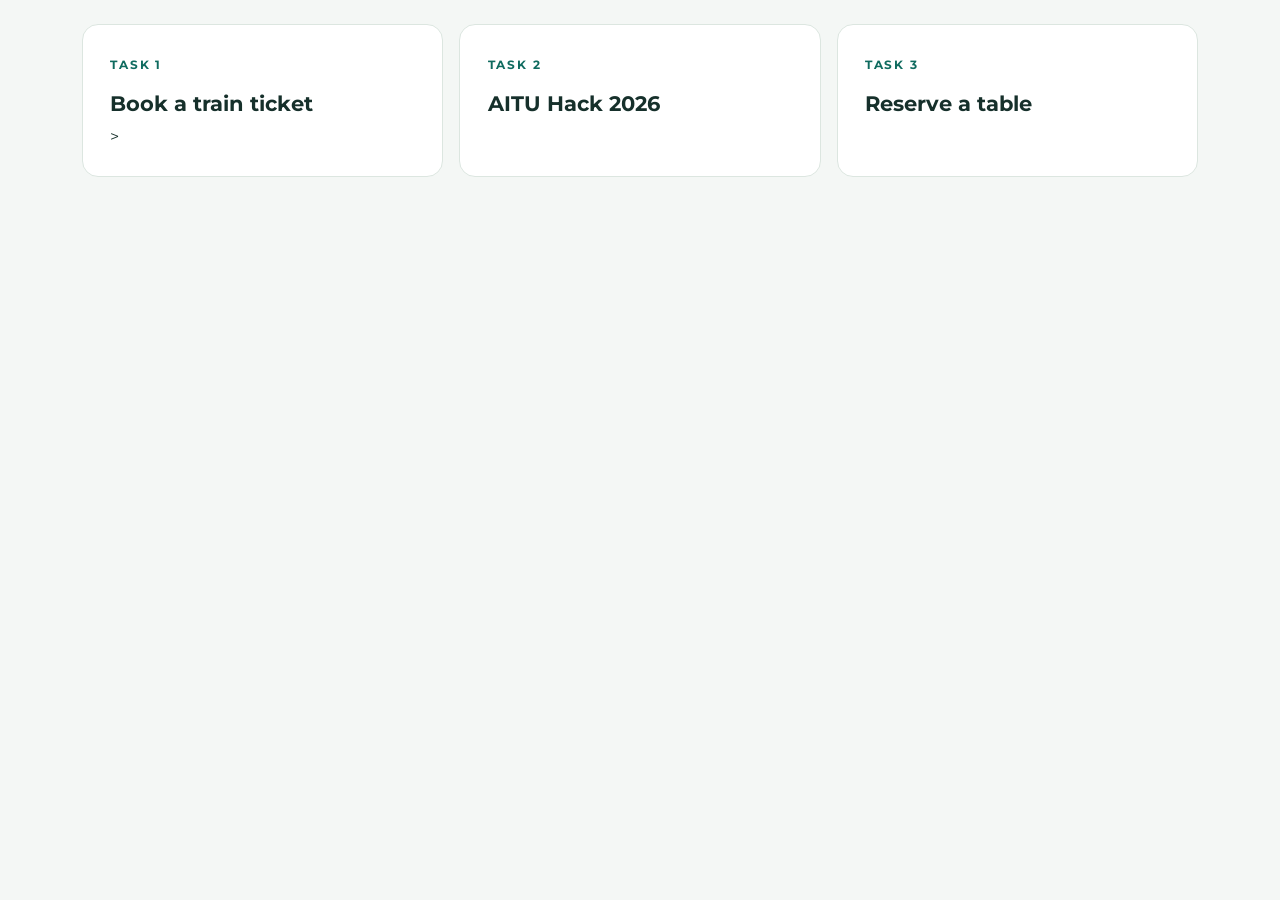
<file: index.html>
<!doctype html>
<html lang="en">
<head>
  <meta charset="utf-8"><meta name="viewport" content="width=device-width, initial-scale=1">
  <title>Assignment 4 | Alimzhan Almukhambetov</title>
  <link rel="icon" href="data:,"><link rel="stylesheet" href="assets/vendor/bootstrap.min.css"><link rel="stylesheet" href="assets/styles.css">
</head>
<body>
  <main class="container py-4">
    
    <div class="row g-3">
      <div class="col-12 col-md-4"><a class="task-card" href="task1.html"><span class="eyebrow">Task 1</span><h2>Book a train ticket</h2>></a></div>
      <div class="col-12 col-md-4"><a class="task-card" href="task2.html"><span class="eyebrow">Task 2</span><h2>AITU Hack 2026</h2></a></div>
      <div class="col-12 col-md-4"><a class="task-card" href="task3.html"><span class="eyebrow">Task 3</span><h2>Reserve a table</h2></a></div>
    </div>
  </main>
</body>
</html>
</file>
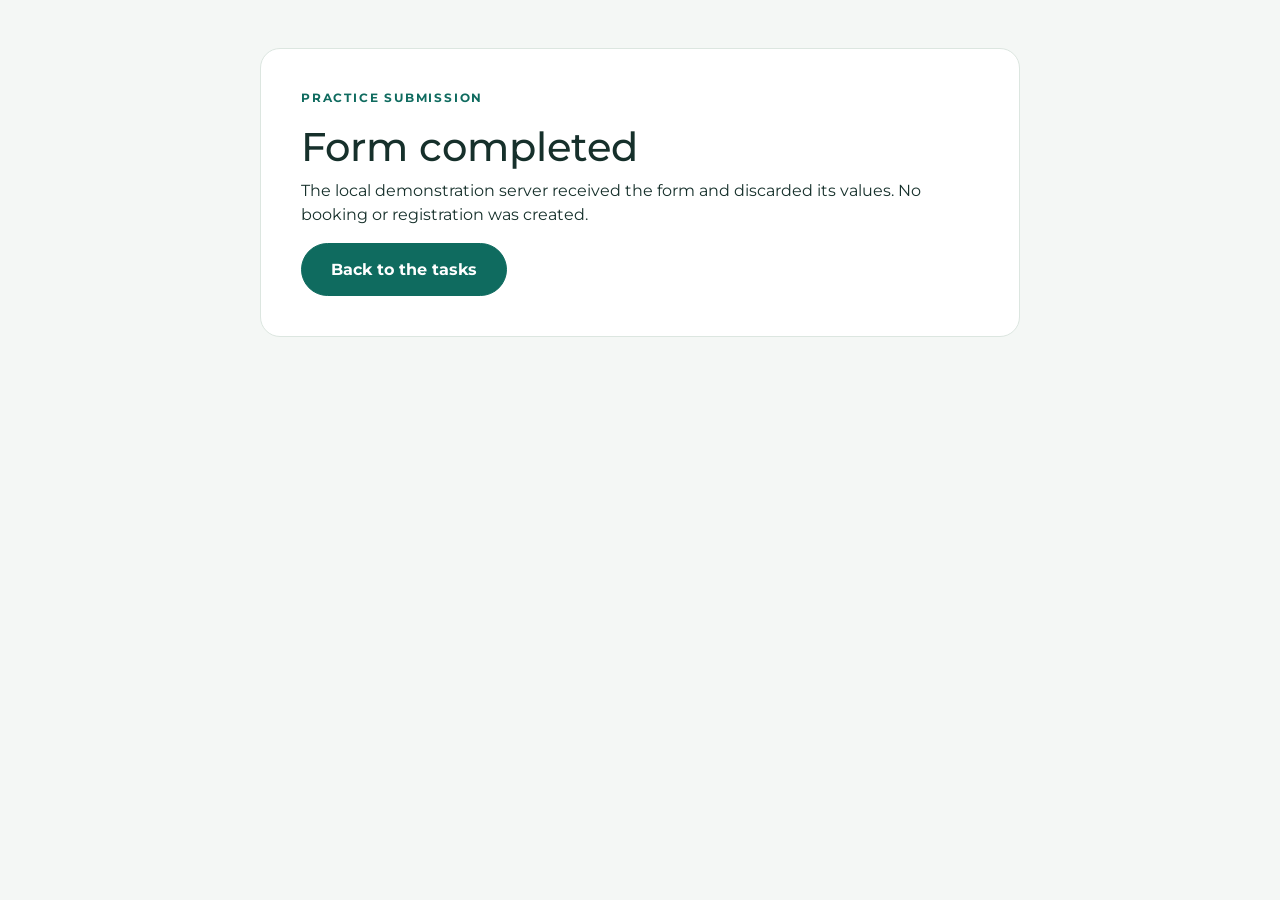
<file: complete.html>
<!doctype html>
<html lang="en">
<head>
  <meta charset="utf-8"><meta name="viewport" content="width=device-width, initial-scale=1">
  <title>Form completed | Assignment 4</title>
  <link rel="icon" href="data:,"><link rel="stylesheet" href="assets/vendor/bootstrap.min.css"><link rel="stylesheet" href="assets/styles.css">
</head>
<body><main class="container py-5"><div class="row justify-content-center"><div class="col-12 col-lg-8 form-panel">
  <p class="eyebrow">Practice submission</p><h1>Form completed</h1>
  <p>The local demonstration server received the form and discarded its values. No booking or registration was created.</p>
  <a class="btn btn-primary" href="index.html">Back to the tasks</a>
</div></div></main></body>
</html>
</file>
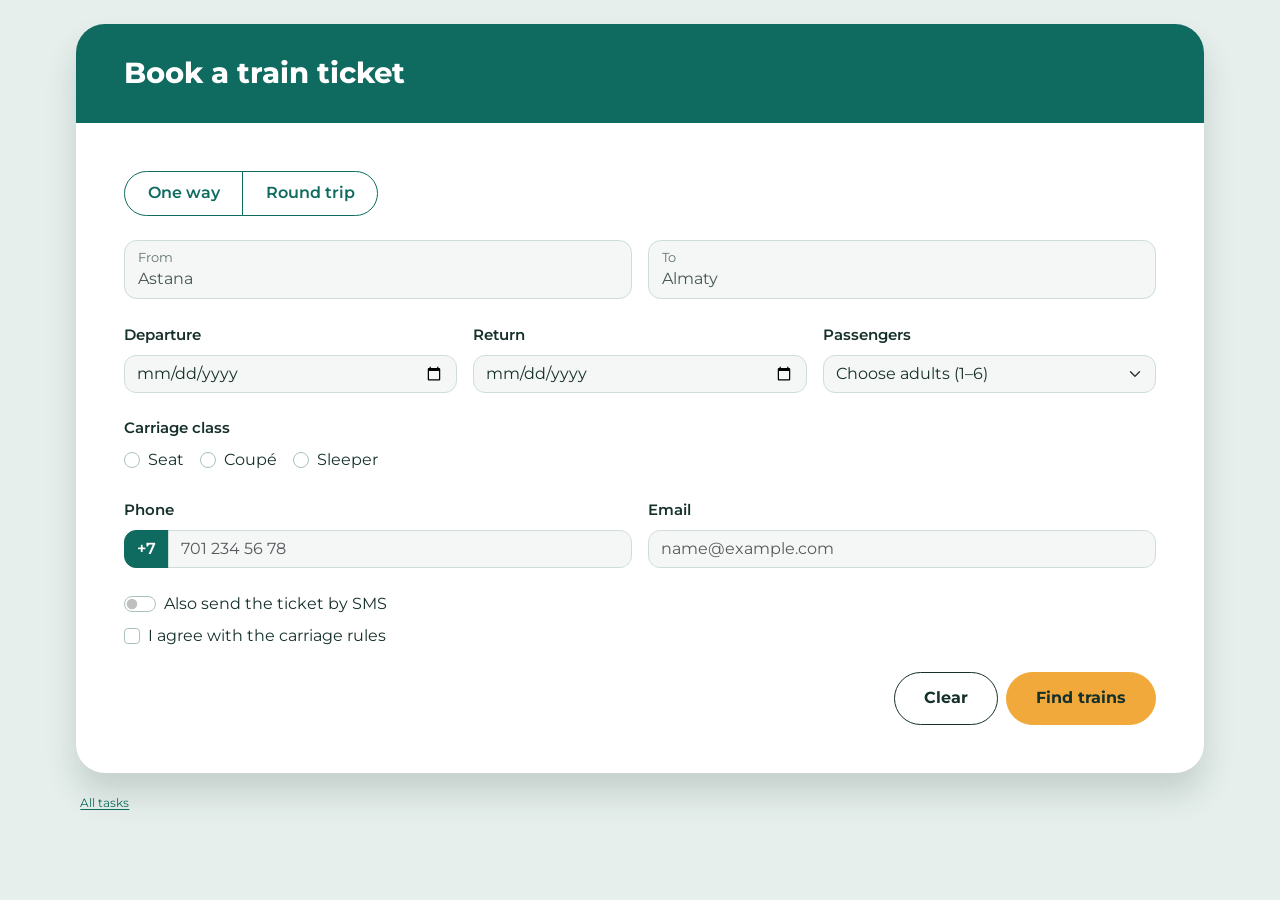
<file: task1.html>
<!doctype html>
<html lang="en">
<head>
  <meta charset="utf-8">
  <meta name="viewport" content="width=device-width, initial-scale=1">
  <title>Book a train ticket | Assignment 4</title>
  <link rel="icon" href="data:,">
  <link rel="stylesheet" href="assets/vendor/bootstrap.min.css">
  <link rel="stylesheet" href="assets/styles.css">
</head>
<body class="train-page">
  <main class="container-fluid py-3 py-md-4 px-3 px-md-4">
    <div class="row justify-content-center">
      <div class="col-12 col-xl-11">
        <section class="booking-card" aria-labelledby="booking-title">
          <header class="booking-heading"><h1 id="booking-title">Book a train ticket</h1></header>
          <form action="complete.html" method="post" class="booking-body">
            <fieldset class="trip-options mb-4">
              <legend class="visually-hidden">Journey type</legend>
              <div class="btn-group" role="group" aria-label="Journey type">
                <input class="btn-check" type="radio" name="journey" id="one-way" value="one-way">
                <label class="btn btn-trip" for="one-way">One way</label>
                <input class="btn-check" type="radio" name="journey" id="round-trip" value="round-trip">
                <label class="btn btn-trip" for="round-trip">Round trip</label>
              </div>
            </fieldset>
            <div class="row g-3 mb-4">
              <div class="col-12 col-md-6">
                <div class="route-field">
                  <label for="from">From<span class="visually-hidden"> (required)</span></label>
                  <input class="form-control" id="from" name="from" placeholder="Astana" required autocomplete="off">
                </div>
              </div>
              <div class="col-12 col-md-6">
                <div class="route-field">
                  <label for="to">To<span class="visually-hidden"> (required)</span></label>
                  <input class="form-control" id="to" name="to" placeholder="Almaty" required autocomplete="off">
                </div>
              </div>
            </div>
            <div class="row g-3 mb-4">
              <div class="col-12 col-md-4">
                <label for="departure" class="form-label">Departure<span class="visually-hidden"> (required)</span></label>
                <input type="date" class="form-control" id="departure" name="departure" required>
              </div>
              <div class="col-12 col-md-4">
                <label for="return" class="form-label">Return</label>
                <input type="date" class="form-control" id="return" name="return">
              </div>
              <div class="col-12 col-md-4">
                <label for="passengers" class="form-label">Passengers</label>
                <select class="form-select" id="passengers" name="passengers" required>
                  <option value="">Choose adults (1–6)</option>
                  <option value="1">1 adult</option><option value="2">2 adults</option>
                  <option value="3">3 adults</option><option value="4">4 adults</option>
                  <option value="5">5 adults</option><option value="6">6 adults</option>
                </select>
              </div>
            </div>
            <fieldset class="mb-4">
              <legend class="form-label">Carriage class<span class="visually-hidden"> (required)</span></legend>
              <div class="d-flex flex-wrap gap-3">
                <div class="form-check"><input type="radio" class="form-check-input" id="seat" name="carriage" value="seat" required><label class="form-check-label" for="seat">Seat</label></div>
                <div class="form-check"><input type="radio" class="form-check-input" id="coupe" name="carriage" value="coupe" required><label class="form-check-label" for="coupe">Coupé</label></div>
                <div class="form-check"><input type="radio" class="form-check-input" id="sleeper" name="carriage" value="sleeper" required><label class="form-check-label" for="sleeper">Sleeper</label></div>
              </div>
            </fieldset>
            <div class="row g-3 mb-4">
              <div class="col-12 col-md-6">
                <label for="phone" class="form-label">Phone<span class="visually-hidden"> (required)</span></label>
                <div class="input-group">
                  <span class="input-group-text" id="phone-prefix">+7</span>
                  <input type="tel" class="form-control" id="phone" name="phone" placeholder="701 234 56 78" autocomplete="off" aria-describedby="phone-prefix" required>
                </div>
              </div>
              <div class="col-12 col-md-6">
                <label for="email" class="form-label">Email<span class="visually-hidden"> (required)</span></label>
                <input type="email" class="form-control" id="email" name="email" placeholder="name@example.com" autocomplete="email" required>
              </div>
            </div>
            <div class="form-check form-switch mb-2">
              <input class="form-check-input" type="checkbox" role="switch" id="sms" name="sms" value="yes">
              <label class="form-check-label" for="sms">Also send the ticket by SMS</label>
            </div>
            <div class="form-check mb-4">
              <input class="form-check-input" type="checkbox" id="agreement" name="agreement" value="accepted" required>
              <label class="form-check-label" for="agreement">I agree with the carriage rules<span class="visually-hidden"> (required)</span></label>
            </div>
            <!-- DOM order stays Clear, Find trains. Only the visual mobile order changes. -->
            <div class="booking-actions d-flex flex-column-reverse flex-sm-row justify-content-end gap-2">
              <button class="btn btn-clear" type="reset">Clear</button>
              <button class="btn btn-find" type="submit">Find trains</button>
            </div>
          </form>
        </section>
        <nav class="page-links" aria-label="Assignment pages"><a href="index.html">All tasks</a></nav>
      </div>
    </div>
  </main>
</body>
</html>
</file>
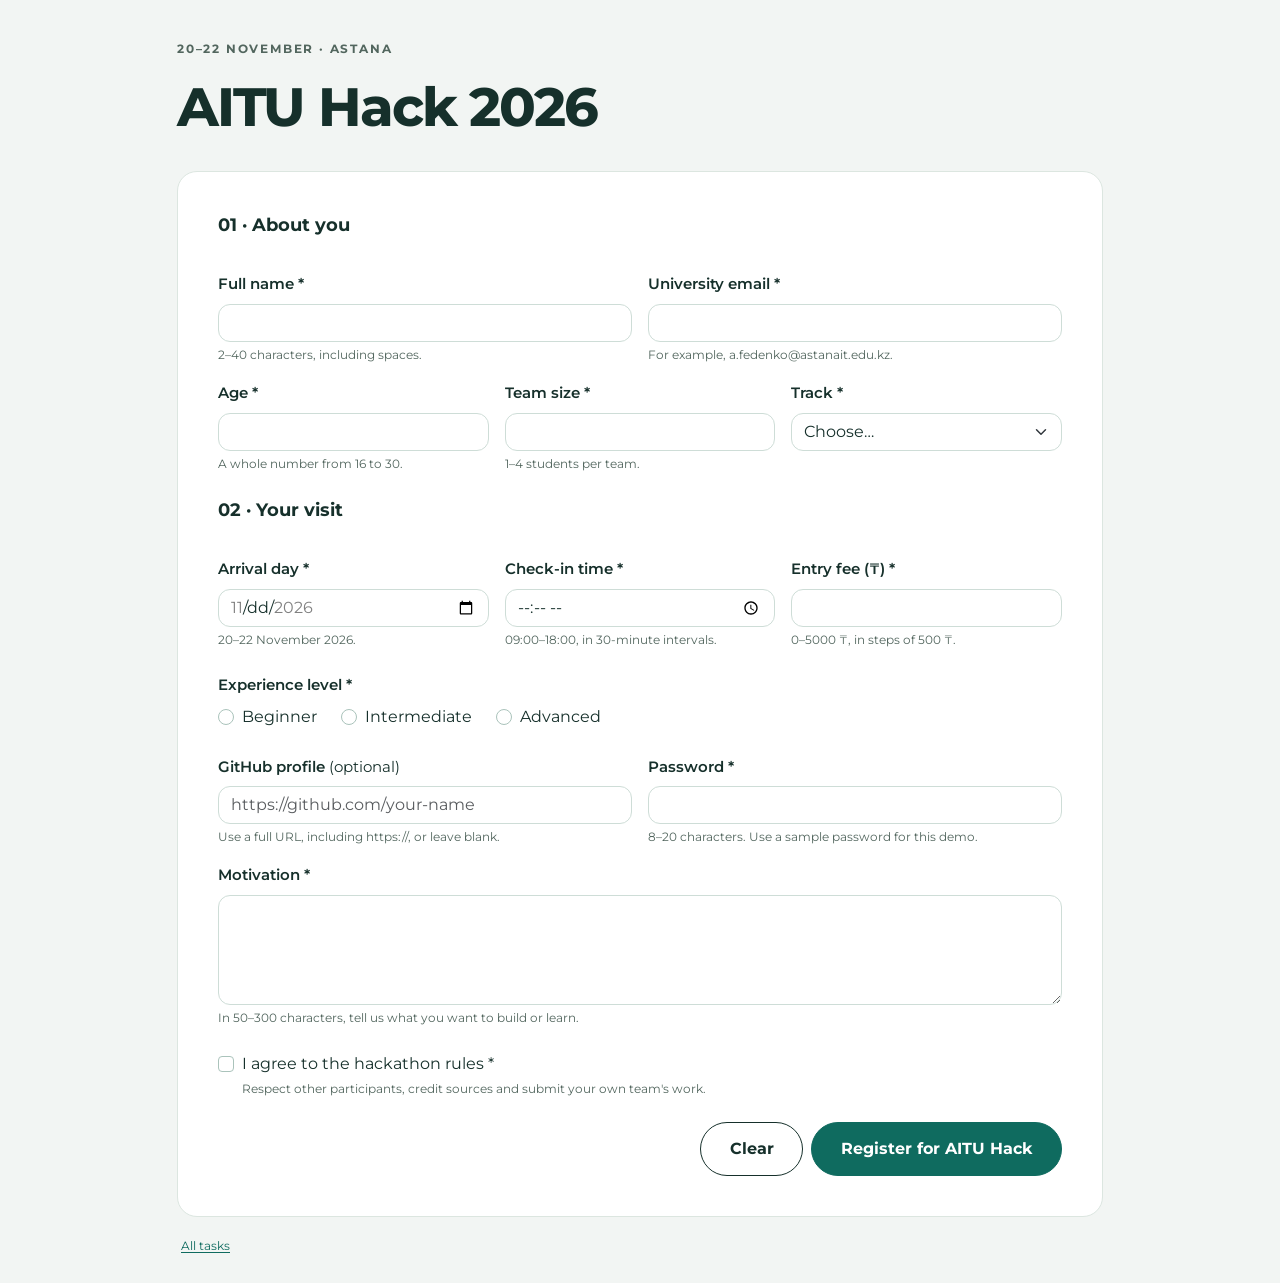
<file: task2.html>
<!doctype html>
<html lang="en">
<head>
  <meta charset="utf-8">
  <meta name="viewport" content="width=device-width, initial-scale=1">
  <title>AITU Hack 2026 registration | Assignment 4</title>
  <link rel="icon" href="data:,">
  <link rel="stylesheet" href="assets/vendor/bootstrap.min.css">
  <link rel="stylesheet" href="assets/styles.css">
</head>
<body class="assignment-page">
  <main class="container pb-4">
    <div class="row justify-content-center"><div class="col-12 col-lg-10">
      <header class="intro">
        <p class="eyebrow">20–22 November · Astana</p>
        <h1>AITU Hack 2026</h1>
      </header>
      <form action="complete.html" method="post" class="form-panel validation-form">
        <fieldset class="mb-4">
          <legend class="section-heading">01 · About you</legend>
          <div class="row g-3">
            <div class="col-12 col-md-6">
              <label for="full-name" class="form-label">Full name *</label>
              <input class="form-control" id="full-name" name="full_name" type="text" required minlength="2" maxlength="40" autocomplete="name" aria-describedby="name-help name-error">
              <div class="form-text" id="name-help">2–40 characters, including spaces.</div>
              <div class="invalid-feedback" id="name-error">Enter your name using 2–40 characters.</div>
            </div>
            <div class="col-12 col-md-6">
              <label for="university-email" class="form-label">University email *</label>
              <input class="form-control" id="university-email" name="email" type="email" required autocomplete="email" aria-describedby="email-help email-error">
              <div class="form-text" id="email-help">For example, a.fedenko@astanait.edu.kz.</div>
              <div class="invalid-feedback" id="email-error">Enter a valid email address, such as name@university.edu.</div>
            </div>
            <div class="col-12 col-md-4">
              <label for="age" class="form-label">Age *</label>
              <input class="form-control" id="age" name="age" type="number" required min="16" max="30" step="1" aria-describedby="age-help age-error">
              <div class="form-text" id="age-help">A whole number from 16 to 30.</div>
              <div class="invalid-feedback" id="age-error">Enter a whole number from 16 to 30.</div>
            </div>
            <div class="col-12 col-md-4">
              <label for="team-size" class="form-label">Team size *</label>
              <input class="form-control" id="team-size" name="team_size" type="number" required min="1" max="4" step="1" aria-describedby="team-help team-error">
              <div class="form-text" id="team-help">1–4 students per team.</div>
              <div class="invalid-feedback" id="team-error">Choose a whole number from 1 to 4.</div>
            </div>
            <div class="col-12 col-md-4">
              <label for="track" class="form-label">Track *</label>
              <select class="form-select" id="track" name="track" required aria-describedby="track-error">
                <option value="">Choose…</option><option value="web">Web</option><option value="mobile">Mobile</option><option value="ai">AI</option><option value="gamedev">GameDev</option>
              </select>
              <div class="invalid-feedback" id="track-error">Choose Web, Mobile, AI or GameDev.</div>
            </div>
          </div>
        </fieldset>
        <fieldset class="mb-4">
          <legend class="section-heading">02 · Your visit</legend>
          <div class="row g-3">
            <div class="col-12 col-md-4">
              <label for="arrival" class="form-label">Arrival day *</label>
              <input class="form-control" id="arrival" name="arrival" type="date" required min="2026-11-20" max="2026-11-22" step="1" aria-describedby="arrival-help arrival-error">
              <div class="form-text" id="arrival-help">20–22 November 2026.</div>
              <div class="invalid-feedback" id="arrival-error">Choose a date from 20 to 22 November 2026.</div>
            </div>
            <div class="col-12 col-md-4">
              <label for="check-in" class="form-label">Check-in time *</label>
              <input class="form-control" id="check-in" name="check_in" type="time" required min="09:00" max="18:00" step="1800" aria-describedby="time-help time-error">
              <div class="form-text" id="time-help">09:00–18:00, in 30-minute intervals.</div>
              <div class="invalid-feedback" id="time-error">Choose a half-hour slot from 09:00 to 18:00.</div>
            </div>
            <div class="col-12 col-md-4">
              <label for="entry-fee" class="form-label">Entry fee (₸) *</label>
              <input class="form-control" id="entry-fee" name="entry_fee" type="number" required min="0" max="5000" step="500" aria-describedby="fee-help fee-error">
              <div class="form-text" id="fee-help">0–5000 ₸, in steps of 500 ₸.</div>
              <div class="invalid-feedback" id="fee-error">Enter 0–5000 ₸ in multiples of 500.</div>
            </div>
          </div>
        </fieldset>
        <fieldset class="mb-4" aria-describedby="experience-error">
          <legend class="form-label">Experience level *</legend>
          <div class="radio-list">
            <div class="form-check"><input class="form-check-input" id="beginner" name="experience" type="radio" value="beginner" required><label class="form-check-label" for="beginner">Beginner</label></div>
            <div class="form-check"><input class="form-check-input" id="intermediate" name="experience" type="radio" value="intermediate" required><label class="form-check-label" for="intermediate">Intermediate</label></div>
            <div class="form-check"><input class="form-check-input" id="advanced" name="experience" type="radio" value="advanced" required><label class="form-check-label" for="advanced">Advanced</label></div>
          </div>
          <div class="invalid-feedback" id="experience-error">Choose your experience level.</div>
        </fieldset>
        <div class="row g-3 mb-4">
          <div class="col-12 col-md-6">
            <label for="github" class="form-label">GitHub profile <span class="fw-normal">(optional)</span></label>
            <input class="form-control" id="github" name="github" type="url" placeholder="https://github.com/your-name" aria-describedby="github-help github-error">
            <div class="form-text" id="github-help">Use a full URL, including https://, or leave blank.</div>
            <div class="invalid-feedback" id="github-error">Enter a full URL, such as https://github.com/your-name.</div>
          </div>
          <div class="col-12 col-md-6">
            <label for="password" class="form-label">Password *</label>
            <input class="form-control" id="password" name="password" type="password" required minlength="8" maxlength="20" autocomplete="new-password" aria-describedby="password-help password-error">
            <div class="form-text" id="password-help">8–20 characters. Use a sample password for this demo.</div>
            <div class="invalid-feedback" id="password-error">Enter a password with 8–20 characters.</div>
          </div>
          <div class="col-12">
            <label for="motivation" class="form-label">Motivation *</label>
            <textarea class="form-control" id="motivation" name="motivation" rows="4" required minlength="50" maxlength="300" aria-describedby="motivation-help motivation-error"></textarea>
            <div class="form-text" id="motivation-help">In 50–300 characters, tell us what you want to build or learn.</div>
            <div class="invalid-feedback" id="motivation-error">Write between 50 and 300 characters.</div>
          </div>
        </div>
        <div class="form-check mb-4">
          <input class="form-check-input" id="rules" name="rules" type="checkbox" value="accepted" required aria-describedby="rules-help rules-error">
          <label class="form-check-label" for="rules">I agree to the hackathon rules *</label>
          <div class="form-text" id="rules-help">Respect other participants, credit sources and submit your own team's work.</div>
          <div class="invalid-feedback" id="rules-error">Accept the rules before registering.</div>
        </div>
        <div class="d-flex flex-wrap gap-2 justify-content-end">
          <button type="reset" class="btn btn-clear">Clear</button><button type="submit" class="btn btn-primary">Register for AITU Hack</button>
        </div>
      </form>
      <nav class="page-links" aria-label="Assignment pages"><a href="index.html">All tasks</a>  </nav>
    </div></div>
  </main>
</body>
</html>
</file>
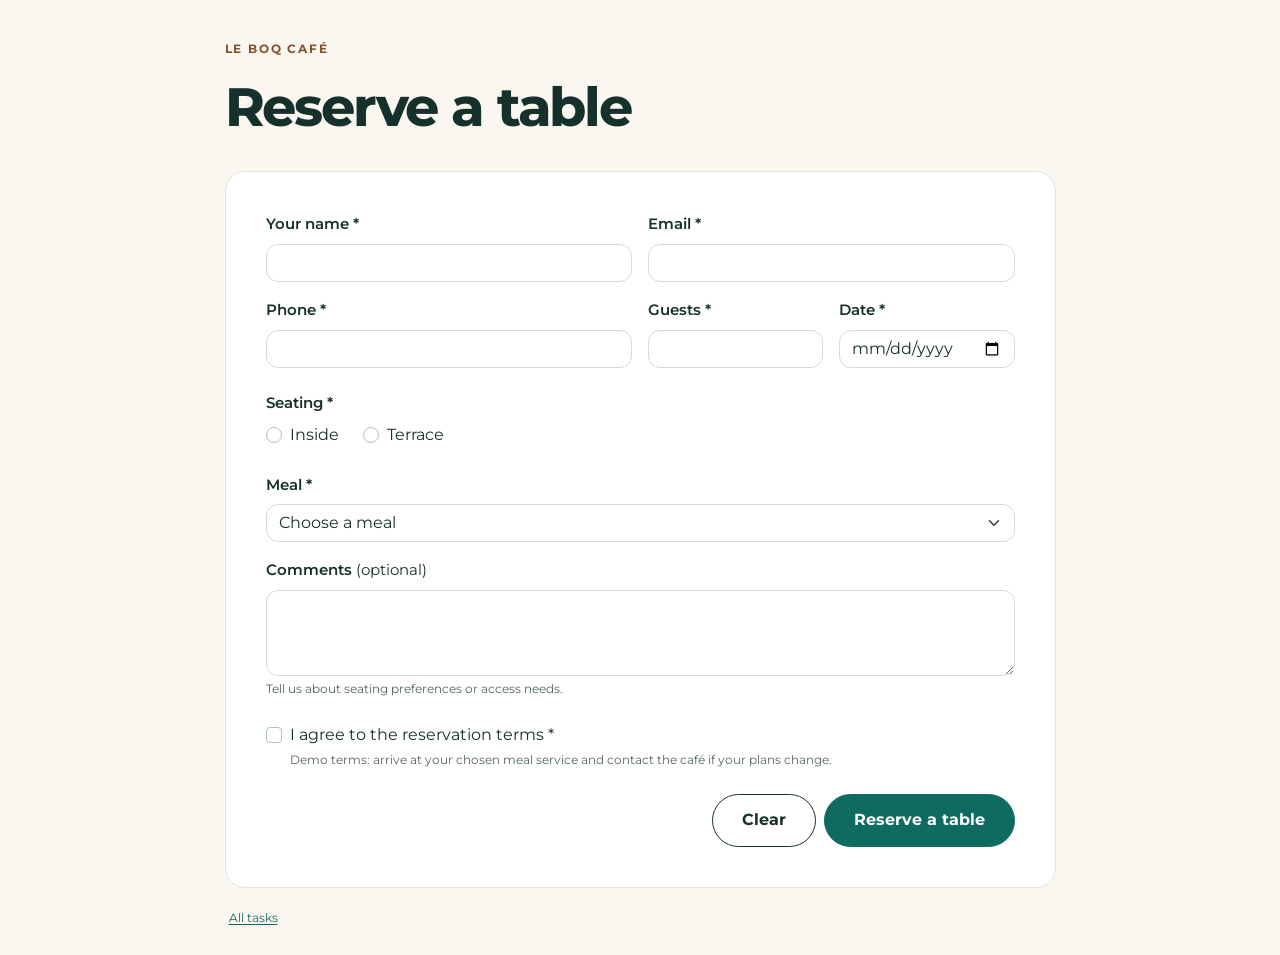
<file: task3.html>
<!doctype html>
<html lang="en">
<head>
  <meta charset="utf-8">
  <meta name="viewport" content="width=device-width, initial-scale=1">
  <title>Reserve a table | Saryarka café</title>
  <link rel="icon" href="data:,">
  <link rel="stylesheet" href="assets/vendor/bootstrap.min.css">
  <link rel="stylesheet" href="assets/styles.css">
</head>
<body class="assignment-page cafe-page">
  <main class="container pb-4">
    <div class="row justify-content-center"><div class="col-12 col-lg-9">
      <header class="intro">
        <p class="eyebrow">LE BOQ café</p>
        <h1>Reserve a table</h1>
      </header>
      <form action="complete.html" method="post" class="form-panel validation-form">
        <div class="row g-3 mb-4">
          <div class="col-12 col-md-6">
            <label class="form-label" for="guest-name">Your name *</label>
            <input type="text" class="form-control" id="guest-name" name="guest_name" autocomplete="name" required aria-describedby="guest-name-error">
            <div class="invalid-feedback" id="guest-name-error">Enter the name for the reservation.</div>
          </div>
          <div class="col-12 col-md-6">
            <label class="form-label" for="guest-email">Email *</label>
            <input type="email" class="form-control" id="guest-email" name="email" autocomplete="email" required aria-describedby="guest-email-error">
            <div class="invalid-feedback" id="guest-email-error">Enter a valid email address.</div>
          </div>
          <div class="col-12 col-md-6">
            <label class="form-label" for="guest-phone">Phone *</label>
            <input type="tel" class="form-control" id="guest-phone" name="phone" autocomplete="tel" required aria-describedby="guest-phone-error">
            <div class="invalid-feedback" id="guest-phone-error">Enter a contact phone number.</div>
          </div>
          <div class="col-12 col-md-3">
            <label class="form-label" for="guests">Guests *</label>
            <input type="number" class="form-control" id="guests" name="guests" min="1" step="1" required aria-describedby="guests-error">
            <div class="invalid-feedback" id="guests-error">Enter a positive whole number of guests.</div>
          </div>
          <div class="col-12 col-md-3">
            <label class="form-label" for="reservation-date">Date *</label>
            <input type="date" class="form-control" id="reservation-date" name="reservation_date" required aria-describedby="date-error">
            <div class="invalid-feedback" id="date-error">Choose a reservation date.</div>
          </div>
        </div>
        <fieldset class="mb-4" aria-describedby="seating-error">
          <legend class="form-label">Seating *</legend>
          <div class="radio-list">
            <div class="form-check"><input type="radio" class="form-check-input" name="seating" id="inside" value="inside" required><label for="inside" class="form-check-label">Inside</label></div>
            <div class="form-check"><input type="radio" class="form-check-input" name="seating" id="terrace" value="terrace" required><label for="terrace" class="form-check-label">Terrace</label></div>
          </div>
          <div class="invalid-feedback" id="seating-error">Choose inside or terrace seating.</div>
        </fieldset>
        <div class="mb-3">
          <label for="meal" class="form-label">Meal *</label>
          <select class="form-select" id="meal" name="meal" required aria-describedby="meal-error">
            <option value="">Choose a meal</option><option value="lunch">Lunch</option><option value="dinner">Dinner</option>
          </select>
          <div class="invalid-feedback" id="meal-error">Choose lunch or dinner.</div>
        </div>
        <div class="mb-4">
          <label for="comments" class="form-label">Comments <span class="fw-normal">(optional)</span></label>
          <textarea class="form-control" id="comments" name="comments" rows="3" aria-describedby="comments-help"></textarea>
          <div class="form-text" id="comments-help">Tell us about seating preferences or access needs.</div>
        </div>
        <div class="form-check mb-4">
          <input type="checkbox" class="form-check-input" id="terms" name="terms" value="accepted" required aria-describedby="terms-help terms-error">
          <label for="terms" class="form-check-label">I agree to the reservation terms *</label>
          <div class="form-text" id="terms-help">Demo terms: arrive at your chosen meal service and contact the café if your plans change.</div>
          <div class="invalid-feedback" id="terms-error">Accept the reservation terms to continue.</div>
        </div>
        <div class="d-flex flex-wrap gap-2 justify-content-end"><button type="reset" class="btn btn-clear">Clear</button><button type="submit" class="btn btn-primary">Reserve a table</button></div>
      </form>
      <nav class="page-links" aria-label="Assignment pages"><a href="index.html">All tasks</a></nav>
    </div></div>
  </main>
</body>
</html>
</file>
<file: assets/styles.css>
@font-face {
  font-family: Montserrat;
  src: url("fonts/Montserrat.ttf") format("truetype");
  font-style: normal;
  font-weight: 100 900;
  font-display: swap;
}

:root { --green: #0F6B5F; --amber: #F2A93B; --ink: #16302B; --light: #F4F7F5; --mint: #E6EFEC; }
body { font-family: Montserrat, sans-serif; color: var(--ink); background: var(--light); }
a { color: var(--green); text-underline-offset: .2em; }
a:hover { color: #084d44; }
:focus-visible { outline: 3px solid #195ac2; outline-offset: 4px; }
.form-control:focus, .form-select:focus, .form-check-input:focus {
  border-color: var(--green); box-shadow: 0 0 0 .2rem rgb(15 107 95 / 18%);
}
.form-label { font-size: .95rem; font-weight: 600; margin-bottom: .5rem; }
legend.form-label { float: none; }
.form-control, .form-select { border-color: #ceddd7; border-radius: .75rem; color: var(--ink); min-width: 0; }
.form-check-input:checked { background-color: var(--green); border-color: var(--green); }
.form-check-input { border-color: #aac3bb; }
.form-check-label { cursor: pointer; }
.btn { font-weight: 700; border-radius: 2rem; padding: .85rem 1.8rem; }
.btn-find { background: var(--amber); border-color: var(--amber); color: var(--ink); }
.btn-find:hover, .btn-find:focus-visible { background: #e49a29; border-color: #e49a29; color: var(--ink); }
.btn-clear { background: #fff; border-color: var(--ink); color: var(--ink); }
.btn-clear:hover { background: var(--mint); border-color: var(--ink); }
.btn-primary { --bs-btn-bg: var(--green); --bs-btn-border-color: var(--green); --bs-btn-hover-bg: #09574d; --bs-btn-hover-border-color: #09574d; --bs-btn-active-bg: #09574d; --bs-btn-active-border-color: #09574d; }
.page-links { display: flex; flex-wrap: wrap; justify-content: space-between; gap: .5rem; padding: 1.3rem .25rem .25rem; font-size: .75rem; color: #50645e; }

/* Task 1: the framework supplies the grid. Custom CSS uses normal flow only. */
.train-page { background: var(--mint); }
.booking-card { background: #fff; border-radius: 1.8rem; box-shadow: 0 1.3rem 2rem rgb(22 48 43 / 16%); overflow: hidden; }
.booking-heading { background: var(--green); color: #fff; padding: 2rem 3rem; }
.booking-heading h1 { font-size: 1.8rem; font-weight: 750; margin: 0; }
.booking-body { padding: 3rem; }
.booking-body .form-control, .booking-body .form-select { background-color: var(--light); }
.trip-options .btn { font-size: 1rem; padding: .6rem 1.4rem; font-weight: 600; }
.btn-trip { --bs-btn-color: var(--green); --bs-btn-border-color: var(--green); --bs-btn-hover-color: var(--green); --bs-btn-hover-bg: var(--mint); --bs-btn-hover-border-color: var(--green); --bs-btn-active-bg: var(--green); --bs-btn-active-border-color: var(--green); --bs-btn-active-color: #fff; }
.btn-check:focus-visible + .btn { outline: 3px solid #195ac2; outline-offset: 4px; }
.route-field { border: 1px solid #ceddd7; border-radius: .8rem; background: var(--light); padding: .45rem .8rem; }
.route-field label { display: block; color: #63756f; font-size: .8rem; }
.route-field .form-control { border: 0; padding: 0; border-radius: .15rem; background: transparent; }
.route-field .form-control::placeholder { color: #46564f; opacity: 1; }
.booking-body .input-group-text { background: var(--green); color: #fff; border-color: var(--green); border-radius: .75rem; font-weight: 600; }

/* Tasks 2 and 3: validation feedback stays hidden until user interaction. */
.assignment-page { background: #f2f5f3; }
.intro { padding: 2.5rem 0 1.5rem; }
.eyebrow { font-size: .75rem; letter-spacing: .15em; font-weight: 700; text-transform: uppercase; color: var(--green); }
.intro h1 { font-size: clamp(2rem, 5vw, 3.4rem); font-weight: 750; letter-spacing: -.04em; }
.intro p { max-width: 48rem; color: #52665e; }
.form-panel { background: #fff; border: 1px solid #dce6e0; border-radius: 1.25rem; padding: clamp(1.25rem, 4vw, 2.5rem); }
.section-heading { font-size: 1.1rem; font-weight: 700; margin-bottom: 1.1rem; }
.form-text { color: #52665e; font-size: .78rem; }
.validation-form :is(input, select, textarea):user-invalid { border-color: #b42332; }
.validation-form :is(input, select, textarea):user-valid { border-color: var(--green); }
.validation-form :is(input, select, textarea):user-invalid ~ .invalid-feedback { display: block; }
.validation-form fieldset:has(input:user-invalid) > .invalid-feedback { display: block; }
.invalid-feedback { color: #b42332; font-size: .8rem; }
.required-note { font-size: .8rem; }
.radio-list { display: flex; flex-wrap: wrap; gap: .65rem 1.5rem; }
.cafe-page { background: #faf7f1; }
.cafe-page .eyebrow { color: #84512b; }
.task-card { display: block; height: 100%; padding: 1.7rem; background: #fff; color: var(--ink); border: 1px solid #dce6e0; border-radius: 1rem; text-decoration: none; }
.task-card:hover { border-color: var(--green); }
.task-card h2 { font-size: 1.3rem; margin-top: 1rem; font-weight: 700; }
.task-card p { margin-bottom: 0; font-size: .9rem; color: #52665e; }

@media (max-width: 575.98px) {
  .booking-card { border-radius: 1.2rem; }
  .booking-heading { padding: 1.3rem 1.4rem; }
  .booking-heading h1 { font-size: 1.25rem; }
  .booking-body { padding: 1.5rem; font-size: .82rem; }
  .booking-body .form-label { font-size: .8rem; }
  .booking-body .form-control, .booking-body .form-select { font-size: .85rem; }
  .trip-options .btn-group { display: flex; }
  .trip-options .btn { padding: .5rem .7rem; font-size: .8rem; }
  .booking-actions .btn { padding: .7rem 1rem; font-size: .85rem; }
  .intro { padding-top: 1.5rem; }
}
</file>
